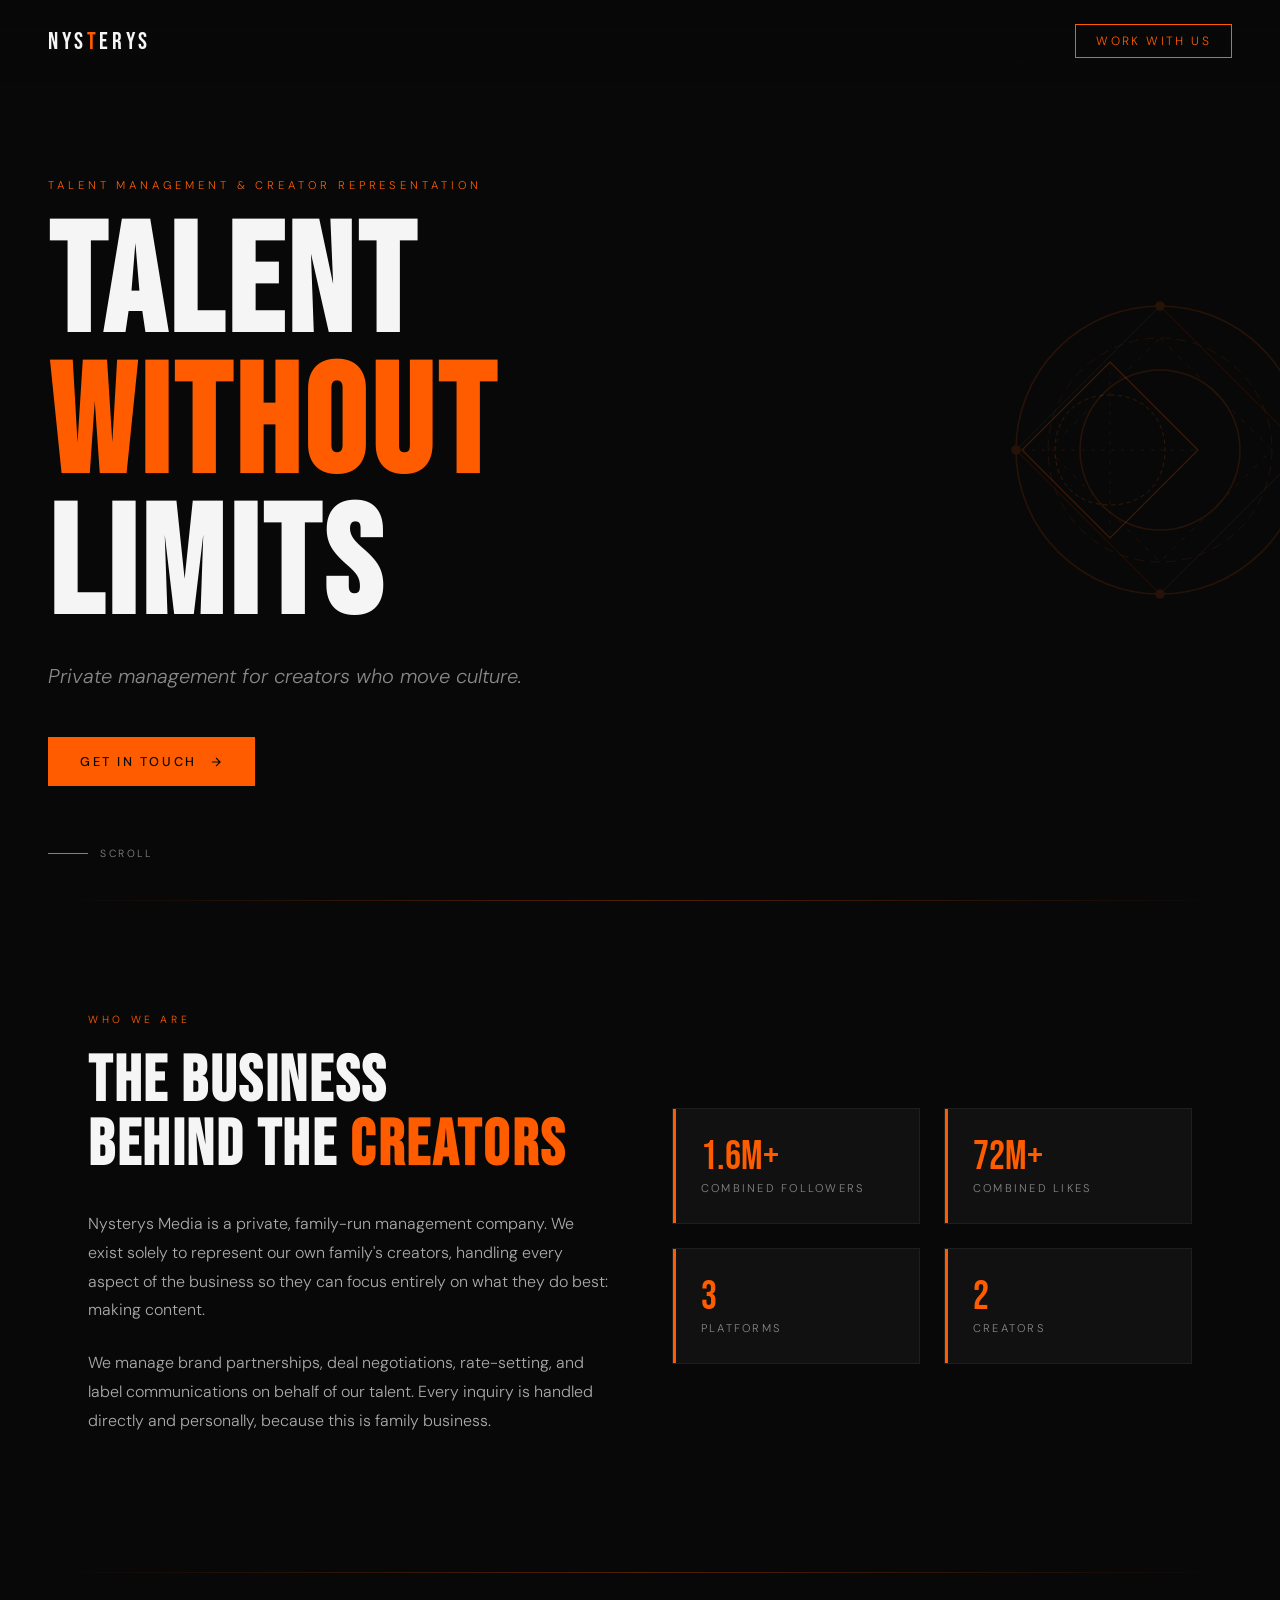
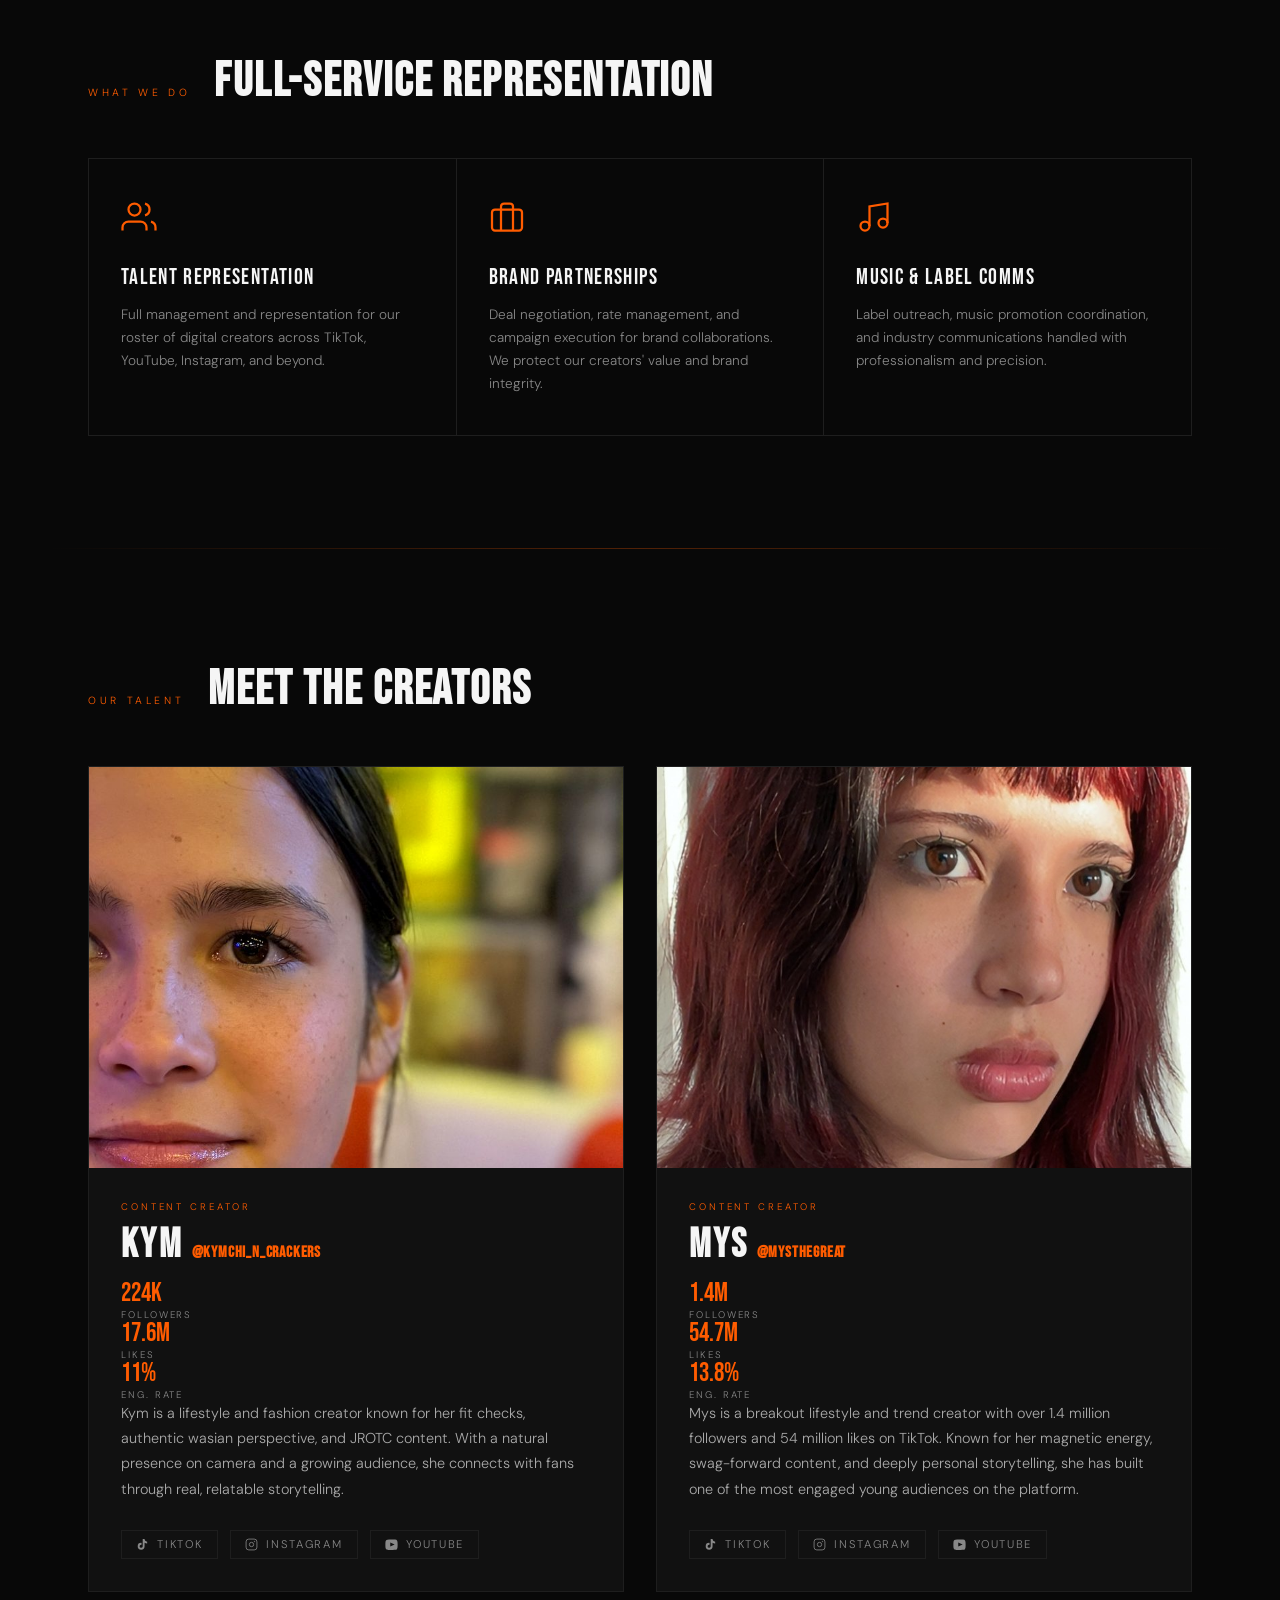
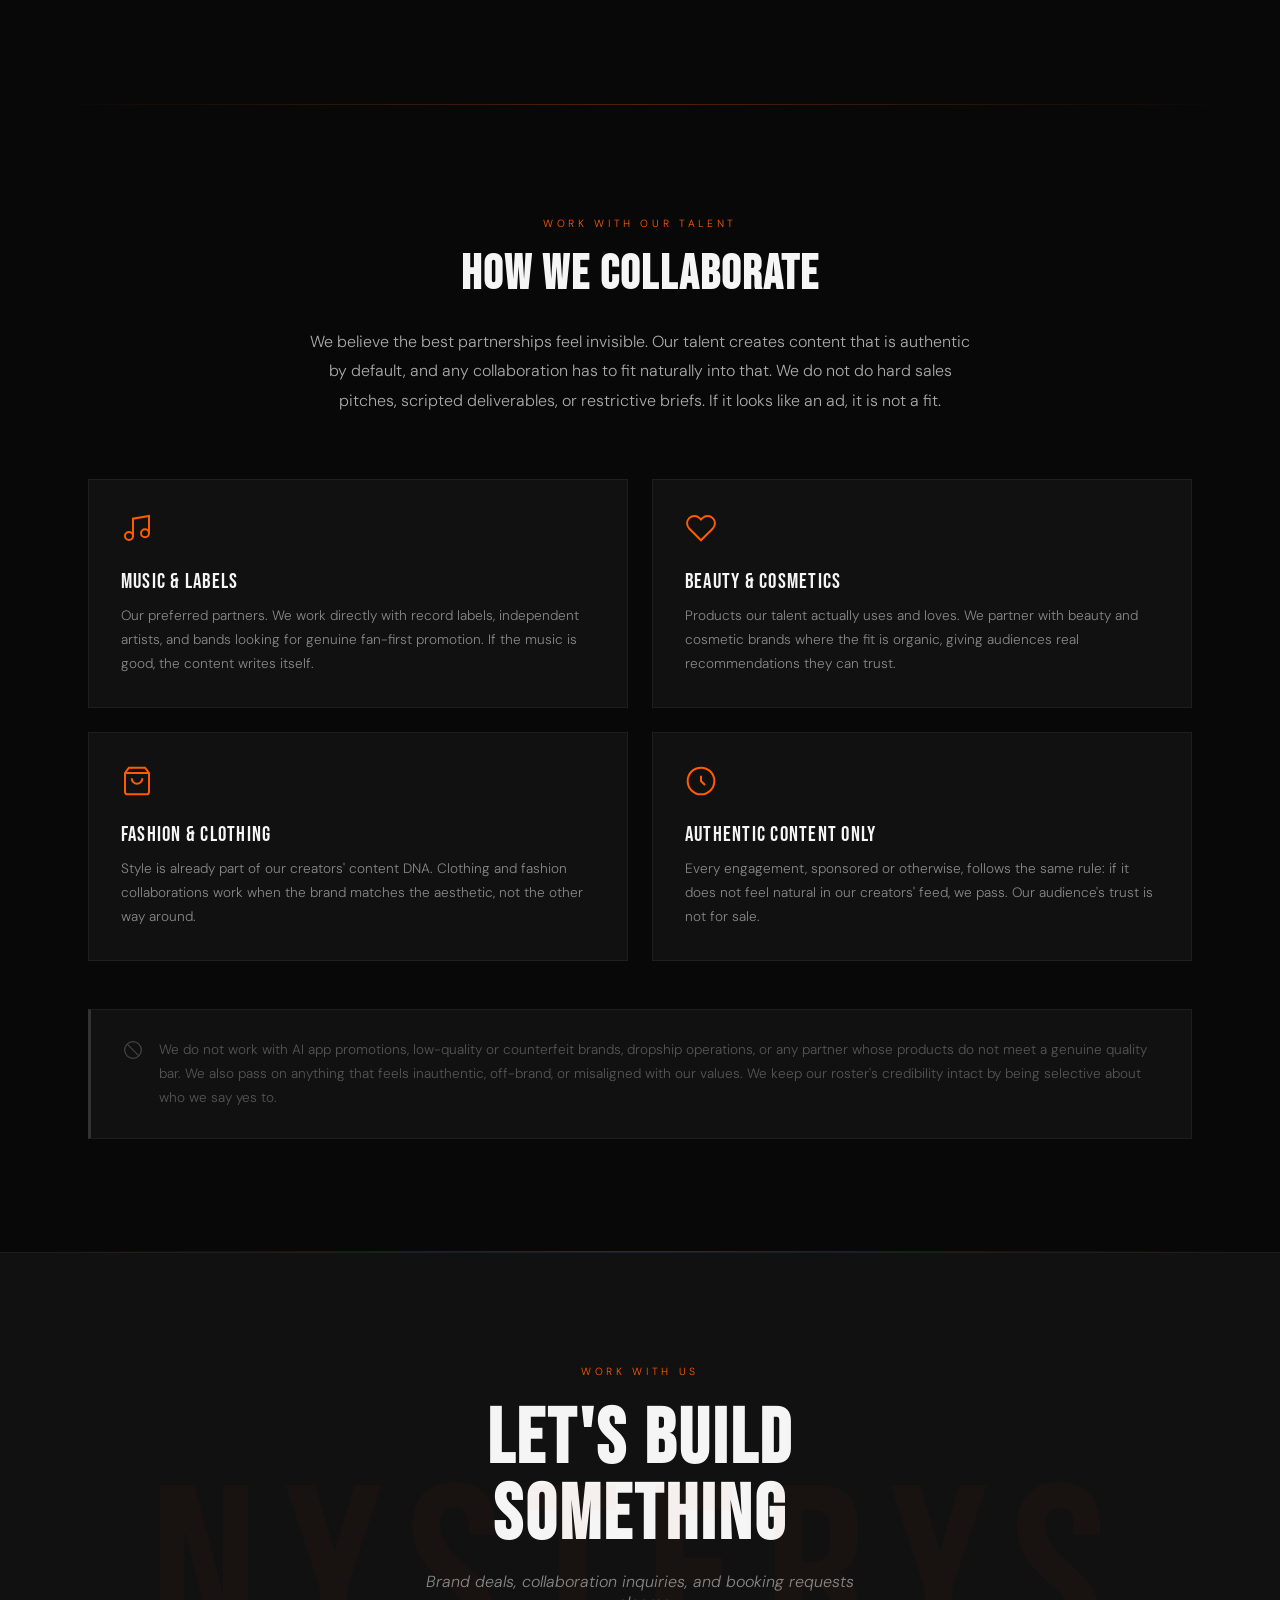
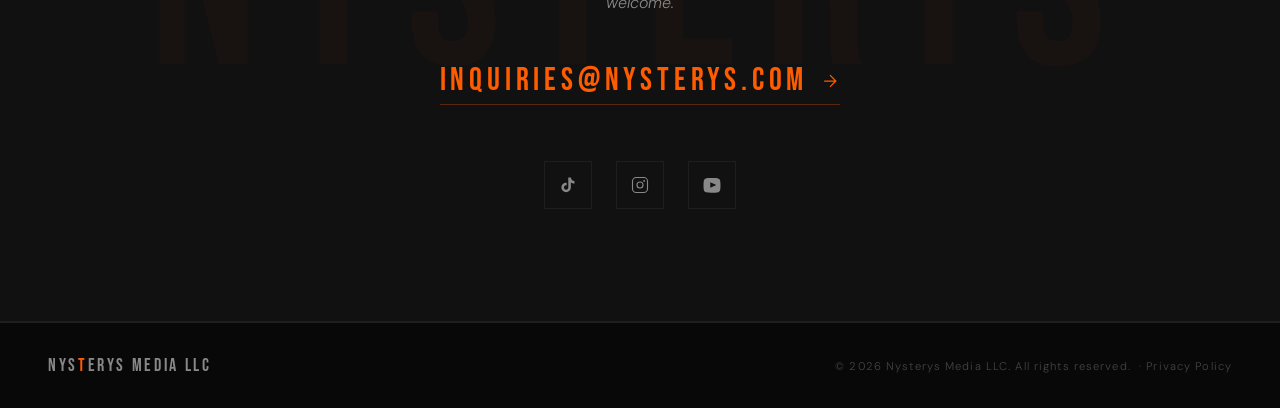
<file: index.html>
<!DOCTYPE html>
<html lang="en">
 <head>
  <meta charset="utf-8"/>
  <meta content="width=device-width, initial-scale=1.0" name="viewport"/>
  <title>
   Nysterys Media
  </title>
  <link href="//fonts.googleapis.com" rel="dns-prefetch"/>
  <link crossorigin="" href="https://fonts.googleapis.com" rel="preconnect"/>
  <meta content="#080808" name="theme-color"/>
  <meta content="Nysterys Media is a private talent management company representing an exclusive roster of family creators across TikTok, YouTube, and Instagram." name="description"/>
  <meta content="Nysterys Media" property="og:title"/>
  <meta content="Private talent management representing 1.6M+ followers across TikTok, YouTube, and Instagram." property="og:description"/>
  <meta content="https://nysterys.com/kym.jpg" property="og:image"/>
  <meta content="https://nysterys.com" property="og:url"/>
  <meta content="website" property="og:type"/>
  <meta content="summary_large_image" name="twitter:card"/>
  <meta content="Nysterys Media" name="twitter:title"/>
  <meta content="Private talent management representing 1.6M+ followers across TikTok, YouTube, and Instagram." name="twitter:description"/>
  <meta content="https://nysterys.com/kym.jpg" name="twitter:image"/>
  <link href="https://fonts.googleapis.com/css2?family=Bebas+Neue&amp;family=DM+Sans:ital,wght@0,300;0,400;0,500;1,300&amp;display=swap" rel="stylesheet"/>

  <script type="application/ld+json">
  {
    "@context": "https://schema.org",
    "@graph": [
      {
        "@type": "Organization",
        "@id": "https://nysterys.com/#organization",
        "name": "Nysterys Media LLC",
        "url": "https://nysterys.com",
        "logo": "https://nysterys.com/kym.jpg",
        "description": "Nysterys Media is a private talent management company representing an exclusive roster of family creators across TikTok, YouTube, and Instagram.",
        "email": "inquiries@nysterys.com",
        "sameAs": [
          "https://www.tiktok.com/@Nysterys",
          "https://www.instagram.com/nysterys/",
          "https://www.youtube.com/@Nysterys"
        ]
      },
      {
        "@type": "Person",
        "@id": "https://nysterys.com/#kym",
        "name": "Kym",
        "jobTitle": "Content Creator",
        "description": "Lifestyle and fashion creator known for fit checks, authentic wasian perspective, and JROTC content.",
        "affiliation": { "@id": "https://nysterys.com/#organization" },
        "sameAs": [
          "https://www.tiktok.com/@kymchi_n_crackers",
          "https://www.instagram.com/glittery.unicorn.farts/",
          "https://www.youtube.com/@ShimmieKymmie"
        ]
      },
      {
        "@type": "Person",
        "@id": "https://nysterys.com/#mys",
        "name": "Mys",
        "jobTitle": "Content Creator",
        "description": "Breakout lifestyle and trend creator with over 1.4 million followers and 54 million likes on TikTok.",
        "affiliation": { "@id": "https://nysterys.com/#organization" },
        "sameAs": [
          "https://www.tiktok.com/@mysthegreat",
          "https://www.instagram.com/therealmysthegreat/",
          "https://www.youtube.com/@Mys-The-Great"
        ]
      }
    ]
  }
  </script>
  <style>
   *,
*::before,
*::after {
  box-sizing: border-box;
  margin: 0;
  padding: 0
}

:root {
  --black: #080808;
  --surface: #111;
  --border: #1e1e1e;
  --orange: #ff5c00;
  --orange2: #ff8c42;
  --white: #f5f5f5;
  --muted: #888
}

html {
  scroll-behavior: smooth
}

body {
  background: var(--black);
  color: var(--white);
  font-family: 'DM Sans', sans-serif;
  font-weight: 300;
  overflow-x: hidden
}

body::before {
  content: '';
  position: fixed;
  inset: 0;
  background-image: url("data:image/svg+xml,%3CsvgviewBox='00256256'xmlns='http://www.w3.org/2000/svg'%3E%3Cfilterid='n'%3E%3CfeTurbulencetype='fractalNoise'baseFrequency='.9'numOctaves='4'stitchTiles='stitch'/%3E%3C/filter%3E%3Crectwidth='100%25'height='100%25'filter='url(%23n)'opacity='.04'/%3E%3C/svg%3E");
  pointer-events: none;
  z-index: 1000;
  opacity: .35
}

nav {
  position: fixed;
  top: 0;
  left: 0;
  right: 0;
  display: flex;
  align-items: center;
  justify-content: space-between;
  padding: 1.5rem 3rem;
  z-index: 100;
  background: linear-gradient(to bottom, rgba(8, 8, 8, .95), transparent)
}

.nav-logo {
  font-family: 'Bebas Neue', sans-serif;
  font-size: 1.5rem;
  letter-spacing: .15em;
  color: var(--white);
  text-decoration: none
}

.nav-logo span {
  color: var(--orange)
}

.nav-cta {
  font-size: .75rem;
  letter-spacing: .2em;
  text-transform: uppercase;
  color: var(--orange);
  text-decoration: none;
  border: 1px solid var(--orange);
  padding: .5rem 1.25rem;
  transition: background .2s, color .2s
}

.nav-cta:hover {
  background: var(--orange);
  color: var(--black)
}

.hero {
  min-height: 100vh;
  display: flex;
  flex-direction: column;
  justify-content: center;
  align-items: flex-start;
  padding: 8rem 3rem 4rem;
  position: relative;
  overflow: hidden
}

.logo-mark {
  width: 320px;
  height: 320px;
  position: absolute;
  right: -40px;
  top: 50%;
  transform: translateY(-50%);
  opacity: .12;
  animation: spin 40s linear infinite
}

.logo-mark-inner {
  width: 220px;
  height: 220px;
  position: absolute;
  right: 60px;
  top: 50%;
  transform: translateY(-50%);
  opacity: .22;
  animation: spin 25s linear infinite reverse
}

@keyframes spin {
  to {
    transform: translateY(-50%) rotate(360deg)
  }
}

.hero-eyebrow {
  font-size: .7rem;
  letter-spacing: .35em;
  text-transform: uppercase;
  color: var(--orange);
  margin-bottom: 1.5rem;
  opacity: 0;
  animation: fadeUp .8s .2s forwards
}

.hero-title {
  font-family: 'Bebas Neue', sans-serif;
  font-size: clamp(4.5rem, 12vw, 10rem);
  line-height: .92;
  letter-spacing: .03em;
  margin-bottom: 1.5rem;
  opacity: 0;
  animation: fadeUp .8s .4s forwards
}

.hero-title .accent {
  color: var(--orange)
}

.hero-tagline {
  font-size: clamp(1rem, 2vw, 1.25rem);
  font-weight: 300;
  font-style: italic;
  color: var(--muted);
  margin-bottom: 3rem;
  max-width: 480px;
  opacity: 0;
  animation: fadeUp .8s .6s forwards
}

.hero-cta {
  display: inline-flex;
  align-items: center;
  gap: .75rem;
  background: var(--orange);
  color: var(--black);
  font-size: .8rem;
  font-weight: 500;
  letter-spacing: .2em;
  text-transform: uppercase;
  text-decoration: none;
  padding: 1rem 2rem;
  opacity: 0;
  animation: fadeUp .8s .8s forwards;
  transition: background .2s, gap .2s
}

.hero-cta:hover {
  background: var(--orange2);
  gap: 1.25rem
}

.hero-cta svg {
  width: 14px;
  height: 14px
}

.hero-scroll {
  position: absolute;
  bottom: 2.5rem;
  left: 3rem;
  display: flex;
  align-items: center;
  gap: .75rem;
  font-size: .65rem;
  letter-spacing: .25em;
  text-transform: uppercase;
  color: var(--muted);
  opacity: 0;
  animation: fadeUp .8s 1.2s forwards
}

.scroll-line {
  width: 40px;
  height: 1px;
  background: var(--orange);
  animation: scrollPulse 2s infinite
}

@keyframes scrollPulse {

  0%,
  100% {
    width: 40px
  }

  50% {
    width: 60px
  }
}

@keyframes fadeUp {
  from {
    opacity: 0;
    transform: translateY(24px)
  }

  to {
    opacity: 1;
    transform: translateY(0)
  }
}

.divider {
  height: 1px;
  background: linear-gradient(to right, transparent, var(--orange), transparent);
  margin: 0 3rem;
  opacity: .3
}

.about {
  padding: 7rem 3rem;
  display: grid;
  grid-template-columns: 1fr 1fr;
  gap: 4rem;
  align-items: center;
  max-width: 1200px;
  margin: 0 auto
}

.about-label {
  font-size: .65rem;
  letter-spacing: .35em;
  text-transform: uppercase;
  color: var(--orange);
  margin-bottom: 1.5rem
}

.about-heading {
  font-family: 'Bebas Neue', sans-serif;
  font-size: clamp(2.5rem, 5vw, 4rem);
  line-height: 1;
  letter-spacing: .04em;
  margin-bottom: 2rem
}

.about-heading span {
  color: var(--orange)
}

.about-body {
  font-size: 1rem;
  line-height: 1.8;
  color: #aaa;
  margin-bottom: 1.5rem
}

.about-stats {
  display: grid;
  grid-template-columns: 1fr 1fr;
  gap: 1.5rem
}

.stat {
  background: var(--surface);
  border: 1px solid var(--border);
  padding: 1.75rem;
  position: relative;
  overflow: hidden
}

.stat::before {
  content: '';
  position: absolute;
  top: 0;
  left: 0;
  width: 3px;
  height: 100%;
  background: var(--orange)
}

.stat-number {
  font-family: 'Bebas Neue', sans-serif;
  font-size: 2.5rem;
  color: var(--orange);
  line-height: 1;
  margin-bottom: .25rem
}

.stat-label {
  font-size: .7rem;
  letter-spacing: .2em;
  text-transform: uppercase;
  color: var(--muted)
}

.services {
  padding: 5rem 3rem 7rem;
  max-width: 1200px;
  margin: 0 auto
}

.section-header {
  display: flex;
  align-items: baseline;
  gap: 1.5rem;
  margin-bottom: 3rem
}

.section-label {
  font-size: .65rem;
  letter-spacing: .35em;
  text-transform: uppercase;
  color: var(--orange)
}

.section-title {
  font-family: 'Bebas Neue', sans-serif;
  font-size: clamp(2rem, 4vw, 3rem);
  letter-spacing: .04em
}

.services-grid {
  display: grid;
  grid-template-columns: repeat(3, 1fr);
  gap: 1px;
  background: var(--border);
  border: 1px solid var(--border)
}

.service-card {
  background: var(--black);
  padding: 2.5rem 2rem;
  transition: background .3s;
  position: relative;
  overflow: hidden
}

.service-card::after {
  content: '';
  position: absolute;
  bottom: 0;
  left: 0;
  right: 0;
  height: 2px;
  background: var(--orange);
  transform: scaleX(0);
  transition: transform .3s;
  transform-origin: left
}

.service-card:hover {
  background: var(--surface)
}

.service-card:hover::after {
  transform: scaleX(1)
}

.service-icon {
  width: 36px;
  height: 36px;
  margin-bottom: 1.5rem;
  color: var(--orange)
}

.service-name {
  font-family: 'Bebas Neue', sans-serif;
  font-size: 1.4rem;
  letter-spacing: .06em;
  margin-bottom: .75rem
}

.service-desc {
  font-size: .85rem;
  line-height: 1.7;
  color: var(--muted)
}

.contact {
  background: var(--surface);
  border-top: 1px solid var(--border);
  border-bottom: 1px solid var(--border);
  padding: 7rem 3rem;
  text-align: center;
  position: relative;
  overflow: hidden
}

.contact::before {
  content: 'NYSTERYS';
  position: absolute;
  font-family: 'Bebas Neue', sans-serif;
  font-size: 20vw;
  color: rgba(255, 92, 0, .03);
  top: 50%;
  left: 50%;
  transform: translate(-50%, -50%);
  pointer-events: none;
  white-space: nowrap;
  letter-spacing: .1em
}

.contact-label {
  font-size: .65rem;
  letter-spacing: .35em;
  text-transform: uppercase;
  color: var(--orange);
  margin-bottom: 1.5rem
}

.contact-heading {
  font-family: 'Bebas Neue', sans-serif;
  font-size: clamp(2.5rem, 6vw, 5rem);
  letter-spacing: .04em;
  line-height: 1;
  margin-bottom: 1rem
}

.contact-sub {
  font-size: 1rem;
  color: var(--muted);
  font-style: italic;
  margin-bottom: 3rem;
  max-width: 440px;
  margin-left: auto;
  margin-right: auto
}

.contact-email {
  display: inline-flex;
  align-items: center;
  gap: .75rem;
  font-family: 'Bebas Neue', sans-serif;
  font-size: clamp(1.2rem, 3vw, 2rem);
  letter-spacing: .15em;
  color: var(--orange);
  text-decoration: none;
  border-bottom: 1px solid rgba(255, 92, 0, .3);
  padding-bottom: .25rem;
  transition: border-color .2s, gap .2s;
  margin-bottom: 3.5rem
}

.contact-email:hover {
  border-color: var(--orange);
  gap: 1.25rem
}

.social-links {
  display: flex;
  justify-content: center;
  gap: 1.5rem
}

.social-link {
  display: flex;
  align-items: center;
  justify-content: center;
  width: 48px;
  height: 48px;
  border: 1px solid var(--border);
  color: var(--muted);
  text-decoration: none;
  transition: border-color .2s, color .2s, background .2s
}

.social-link:hover {
  border-color: var(--orange);
  color: var(--orange);
  background: rgba(255, 92, 0, .06)
}

.social-link svg {
  width: 18px;
  height: 18px
}

footer {
  padding: 2rem 3rem;
  display: flex;
  align-items: center;
  justify-content: space-between;
  border-top: 1px solid var(--border)
}

.footer-logo {
  font-family: 'Bebas Neue', sans-serif;
  font-size: 1.1rem;
  letter-spacing: .15em;
  color: var(--muted)
}

.footer-logo span {
  color: var(--orange)
}

.footer-copy {
  font-size: .7rem;
  letter-spacing: .1em;
  color: #444
}

.roster {
  padding: 7rem 3rem;
  max-width: 1200px;
  margin: 0 auto
}

.roster-grid {
  display: grid;
  grid-template-columns: 1fr 1fr;
  gap: 2rem;
  margin-top: 3rem
}

.talent-card {
  background: var(--surface);
  border: 1px solid var(--border);
  overflow: hidden;
  position: relative;
  transition: border-color .3s;
  cursor: pointer
}

.talent-card:hover {
  border-color: var(--orange)
}

.talent-card::before {
  content: '';
  position: absolute;
  top: 0;
  left: 0;
  right: 0;
  height: 3px;
  background: linear-gradient(to right, var(--orange), var(--orange2));
  transform: scaleX(0);
  transform-origin: left;
  transition: transform .4s ease;
  z-index: 2
}

.talent-card:hover::before {
  transform: scaleX(1)
}

.talent-photo {
  width: 100%;
  aspect-ratio: 4/3;
  background: #161616;
  position: relative;
  overflow: hidden;
  display: flex;
  align-items: center;
  justify-content: center
}

.talent-photo img {
  width: 100%;
  height: 100%;
  object-fit: cover;
  display: block;
  transition: transform .5s ease
}

.talent-card:hover .talent-photo img {
  transform: scale(1.04)
}

.talent-placeholder {
  width: 100%;
  height: 100%;
  display: flex;
  align-items: center;
  justify-content: center;
  background: linear-gradient(135deg, #141414 0, #1a1a1a 100%);
  position: relative;
  overflow: hidden
}

.talent-placeholder::after {
  content: '';
  position: absolute;
  inset: 0;
  background: radial-gradient(ellipse at 50% 0, rgba(255, 92, 0, .08) 0, transparent 70%)
}

.placeholder-initial {
  font-family: 'Bebas Neue', sans-serif;
  font-size: 8rem;
  color: rgba(255, 92, 0, .15);
  letter-spacing: .05em;
  position: relative;
  z-index: 1;
  user-select: none
}

.placeholder-ring {
  position: absolute;
  border: 1px solid rgba(255, 92, 0, .1);
  border-radius: 50%
}

.placeholder-ring:nth-child(1) {
  width: 200px;
  height: 200px
}

.placeholder-ring:nth-child(2) {
  width: 280px;
  height: 280px;
  border-style: dashed
}

.placeholder-ring:nth-child(3) {
  width: 360px;
  height: 360px
}

.talent-body {
  padding: 2rem
}

.talent-tag {
  font-size: .6rem;
  letter-spacing: .3em;
  text-transform: uppercase;
  color: var(--orange);
  margin-bottom: .75rem
}

.talent-name {
  font-family: 'Bebas Neue', sans-serif;
  font-size: 2.5rem;
  letter-spacing: .06em;
  line-height: 1;
  margin-bottom: 1rem
}

.talent-bio {
  font-size: .9rem;
  line-height: 1.75;
  color: #aaa;
  margin-bottom: 1.75rem
}

.talent-socials {
  display: flex;
  gap: .75rem
}

.talent-social {
  display: inline-flex;
  align-items: center;
  gap: .5rem;
  font-size: .7rem;
  letter-spacing: .15em;
  text-transform: uppercase;
  color: var(--muted);
  text-decoration: none;
  border: 1px solid var(--border);
  padding: .4rem .9rem;
  transition: border-color .2s, color .2s
}

.talent-social:hover {
  border-color: var(--orange);
  color: var(--orange)
}

.talent-social svg {
  width: 13px;
  height: 13px
}

@media(max-width:768px) {
  nav {
    padding: 1.25rem 1.5rem
  }

  .hero {
    padding: 7rem 1.5rem 4rem
  }

  .logo-mark,
  .logo-mark-inner {
    display: none
  }

  .about {
    grid-template-columns: 1fr;
    padding: 4rem 1.5rem
  }

  .services {
    padding: 3rem 1.5rem 5rem
  }

  .services-grid {
    grid-template-columns: 1fr
  }

  .roster {
    padding: 4rem 1.5rem
  }

  .roster-grid {
    grid-template-columns: 1fr
  }

  .contact {
    padding: 5rem 1.5rem
  }

  footer {
    flex-direction: column;
    gap: 1rem;
    text-align: center;
    padding: 1.5rem
  }

  .hero-scroll {
    left: 1.5rem
  }

  .divider {
    margin: 0 1.5rem
  }
}

    .footer-copy a {
      color: #444444;
      text-decoration: none;
      transition: color 0.2s;
    }

    .footer-copy a:hover {
      color: var(--orange);
    }

    .talent-handle {
      font-size: 0.4em;
      color: var(--orange);
      letter-spacing: 0.05em;
    }

.talent-stat {
  display: flex;
  flex-direction: column
}

.stat-val {
  font-family: 'Bebas Neue', sans-serif;
  font-size: 1.6rem;
  color: var(--orange);
  line-height: 1
}

.stat-lbl {
  font-size: .6rem;
  letter-spacing: .2em;
  text-transform: uppercase;
  color: var(--muted);
  margin-top: .1rem
}

.partner {
  padding: 7rem 3rem;
  max-width: 1200px;
  margin: 0 auto
}

.partner-intro {
  max-width: 680px;
  margin: 0 auto 4rem;
  text-align: center
}

.partner-intro .section-label {
  display: block;
  margin-bottom: 1rem
}

.partner-intro .section-title {
  margin-bottom: 1.5rem
}

.partner-intro p {
  font-size: 1rem;
  line-height: 1.85;
  color: #aaa
}

.partner-grid {
  display: grid;
  grid-template-columns: 1fr 1fr;
  gap: 1.5rem;
  margin-bottom: 3rem
}

.partner-card {
  background: var(--surface);
  border: 1px solid var(--border);
  padding: 2rem;
  position: relative;
  overflow: hidden;
  transition: border-color .3s
}

.partner-card::before {
  content: '';
  position: absolute;
  top: 0;
  left: 0;
  width: 3px;
  height: 100%;
  background: var(--orange);
  transform: scaleY(0);
  transition: transform .3s;
  transform-origin: top
}

.partner-card:hover {
  border-color: var(--orange)
}

.partner-card:hover::before {
  transform: scaleY(1)
}

.partner-card-icon {
  width: 32px;
  height: 32px;
  color: var(--orange);
  margin-bottom: 1.25rem
}

.partner-card-title {
  font-family: 'Bebas Neue', sans-serif;
  font-size: 1.3rem;
  letter-spacing: .06em;
  margin-bottom: .6rem
}

.partner-card-text {
  font-size: .85rem;
  line-height: 1.75;
  color: var(--muted)
}

.partner-nope {
  background: var(--surface);
  border: 1px solid var(--border);
  border-left: 3px solid #333;
  padding: 1.75rem 2rem;
  display: flex;
  align-items: flex-start;
  gap: 1rem
}

.partner-nope-icon {
  flex-shrink: 0;
  margin-top: .1rem;
  color: #444
}

.partner-nope-text {
  font-size: .85rem;
  line-height: 1.75;
  color: #555
}

@media(max-width:768px) {
  .partner {
    padding: 4rem 1.5rem
  }

  .partner-grid {
    grid-template-columns: 1fr
  }
}
  </style>
 </head>
 <body>
  <nav>
   <a class="nav-logo" href="#">
    NYS<span>T</span>ERYS
   </a>
   <a class="nav-cta" href="#contact">
    Work With Us
   </a>
  </nav>
  <section class="hero">
   <svg class="logo-mark" fill="none" viewBox="0 0 200 200" xmlns="http://www.w3.org/2000/svg">
    <circle cx="100" cy="100" r="90" stroke="#FF5C00" stroke-width="1">
    </circle>
    <circle cx="100" cy="100" r="70" stroke="#FF5C00" stroke-dasharray="6 4" stroke-width=".5">
    </circle>
    <circle cx="100" cy="100" r="50" stroke="#FF5C00" stroke-width="1">
    </circle>
    <path d="M100 10 L190 100 L100 190 L10 100 Z" stroke="#FF5C00" stroke-width=".5">
    </path>
    <path d="M100 30 L170 100 L100 170 L30 100 Z" stroke="#FF5C00" stroke-dasharray="3 5" stroke-width=".5">
    </path>
    <circle cx="100" cy="10" fill="#FF5C00" r="3">
    </circle>
    <circle cx="190" cy="100" fill="#FF5C00" r="3">
    </circle>
    <circle cx="100" cy="190" fill="#FF5C00" r="3">
    </circle>
    <circle cx="10" cy="100" fill="#FF5C00" r="3">
    </circle>
   </svg>
   <svg class="logo-mark-inner" fill="none" viewBox="0 0 200 200" xmlns="http://www.w3.org/2000/svg">
    <path d="M100 20 L180 100 L100 180 L20 100 Z" stroke="#FF5C00" stroke-width="1">
    </path>
    <path d="M100 50 C130 50 150 70 150 100 C150 130 130 150 100 150 C70 150 50 130 50 100 C50 70 70 50 100 50Z" stroke="#FF5C00" stroke-dasharray="4 3" stroke-width=".75">
    </path>
    <line stroke="#FF5C00" stroke-dasharray="3 6" stroke-width=".4" x1="100" x2="100" y1="20" y2="180">
    </line>
    <line stroke="#FF5C00" stroke-dasharray="3 6" stroke-width=".4" x1="20" x2="180" y1="100" y2="100">
    </line>
   </svg>
   <p class="hero-eyebrow">
    Talent Management &amp; Creator Representation
   </p>
   <h1 class="hero-title">
    Talent
    <br/>
    <span class="accent">Without</span>
    <br/>
    Limits
   </h1>
   <p class="hero-tagline">
    Private management for creators who move culture.
   </p>
   <a class="hero-cta" href="#contact">
    Get in Touch
    <svg fill="none" stroke="currentColor" stroke-width="2" viewBox="0 0 24 24">
     <path d="M5 12h14M12 5l7 7-7 7">
     </path>
    </svg>
   </a>
   <div class="hero-scroll">
    <span class="scroll-line">
    </span>
    Scroll
   </div>
  </section>
  <div class="divider">
  </div>
  <section class="about" id="about">
   <div>
    <p class="about-label">
     Who We Are
    </p>
    <h2 class="about-heading">
     The Business
     <br/>
     Behind the
     <span>
      Creators
     </span>
    </h2>
    <p class="about-body">
     Nysterys Media is a private, family-run management company. We exist solely to represent our own family's creators, handling every aspect of the business so they can focus entirely on what they do best: making content.
    </p>
    <p class="about-body">
     We manage brand partnerships, deal negotiations, rate-setting, and label communications on behalf of our talent. Every inquiry is handled directly and personally, because this is family business.
    </p>
   </div>
   <div class="about-stats">
    <div class="stat">
     <div class="stat-number" id="about-stat-val-0">
     </div>
     <div class="stat-label" id="about-stat-lbl-0">
     </div>
    </div>
    <div class="stat">
     <div class="stat-number" id="about-stat-val-1">
     </div>
     <div class="stat-label" id="about-stat-lbl-1">
     </div>
    </div>
    <div class="stat">
     <div class="stat-number" id="about-stat-val-2">
     </div>
     <div class="stat-label" id="about-stat-lbl-2">
     </div>
    </div>
    <div class="stat">
     <div class="stat-number" id="about-stat-val-3">
     </div>
     <div class="stat-label" id="about-stat-lbl-3">
     </div>
    </div>
   </div>
  </section>
  <div class="divider">
  </div>
  <section class="services" id="services">
   <div class="section-header">
    <span class="section-label">
     What We Do
    </span>
    <h2 class="section-title">
     Full-Service Representation
    </h2>
   </div>
   <div class="services-grid">
    <div class="service-card">
     <svg class="service-icon" fill="none" stroke="currentColor" stroke-width="1.5" viewBox="0 0 24 24">
      <path d="M17 21v-2a4 4 0 0 0-4-4H5a4 4 0 0 0-4 4v2">
      </path>
      <circle cx="9" cy="7" r="4">
      </circle>
      <path d="M23 21v-2a4 4 0 0 0-3-3.87M16 3.13a4 4 0 0 1 0 7.75">
      </path>
     </svg>
     <div class="service-name">
      Talent Representation
     </div>
     <p class="service-desc">
      Full management and representation for our roster of digital creators across TikTok, YouTube, Instagram, and beyond.
     </p>
    </div>
    <div class="service-card">
     <svg class="service-icon" fill="none" stroke="currentColor" stroke-width="1.5" viewBox="0 0 24 24">
      <rect height="14" rx="2" width="20" x="2" y="7">
      </rect>
      <path d="M16 21V5a2 2 0 0 0-2-2h-4a2 2 0 0 0-2 2v16">
      </path>
     </svg>
     <div class="service-name">
      Brand Partnerships
     </div>
     <p class="service-desc">
      Deal negotiation, rate management, and campaign execution for brand collaborations. We protect our creators' value and brand integrity.
     </p>
    </div>
    <div class="service-card">
     <svg class="service-icon" fill="none" stroke="currentColor" stroke-width="1.5" viewBox="0 0 24 24">
      <path d="M9 18V5l12-2v13">
      </path>
      <circle cx="6" cy="18" r="3">
      </circle>
      <circle cx="18" cy="16" r="3">
      </circle>
     </svg>
     <div class="service-name">
      Music &amp; Label Comms
     </div>
     <p class="service-desc">
      Label outreach, music promotion coordination, and industry communications handled with professionalism and precision.
     </p>
    </div>
   </div>
  </section>
  <div class="divider">
  </div>
  <section class="roster" id="roster">
   <div class="section-header">
    <span class="section-label">
     Our Talent
    </span>
    <h2 class="section-title">
     Meet the Creators
    </h2>
   </div>
   <div class="roster-grid" id="roster-grid">
   </div>
  </section>
  <div class="divider">
  </div>
  <section class="partner" id="partner">
   <div class="partner-intro">
    <span class="section-label">
     Work With Our Talent
    </span>
    <h2 class="section-title">
     How We Collaborate
    </h2>
    <p>
     We believe the best partnerships feel invisible. Our talent creates content that is authentic by default, and any collaboration has to fit naturally into that. We do not do hard sales pitches, scripted deliverables, or restrictive briefs. If it looks like an ad, it is not a fit.
    </p>
   </div>
   <div class="partner-grid">
    <div class="partner-card">
     <svg class="partner-card-icon" fill="none" stroke="currentColor" stroke-width="1.5" viewBox="0 0 24 24">
      <path d="M9 18V5l12-2v13">
      </path>
      <circle cx="6" cy="18" r="3">
      </circle>
      <circle cx="18" cy="16" r="3">
      </circle>
     </svg>
     <div class="partner-card-title">
      Music &amp; Labels
     </div>
     <p class="partner-card-text">
      Our preferred partners. We work directly with record labels, independent artists, and bands looking for genuine fan-first promotion. If the music is good, the content writes itself.
     </p>
    </div>
    <div class="partner-card">
     <svg class="partner-card-icon" fill="none" stroke="currentColor" stroke-width="1.5" viewBox="0 0 24 24">
      <path d="M20.84 4.61a5.5 5.5 0 0 0-7.78 0L12 5.67l-1.06-1.06a5.5 5.5 0 0 0-7.78 7.78l1.06 1.06L12 21.23l7.78-7.78 1.06-1.06a5.5 5.5 0 0 0 0-7.78z">
      </path>
     </svg>
     <div class="partner-card-title">
      Beauty &amp; Cosmetics
     </div>
     <p class="partner-card-text">
      Products our talent actually uses and loves. We partner with beauty and cosmetic brands where the fit is organic, giving audiences real recommendations they can trust.
     </p>
    </div>
    <div class="partner-card">
     <svg class="partner-card-icon" fill="none" stroke="currentColor" stroke-width="1.5" viewBox="0 0 24 24">
      <path d="M6 2L3 6v14a2 2 0 0 0 2 2h14a2 2 0 0 0 2-2V6l-3-4z">
      </path>
      <line x1="3" x2="21" y1="6" y2="6">
      </line>
      <path d="M16 10a4 4 0 0 1-8 0">
      </path>
     </svg>
     <div class="partner-card-title">
      Fashion &amp; Clothing
     </div>
     <p class="partner-card-text">
      Style is already part of our creators' content DNA. Clothing and fashion collaborations work when the brand matches the aesthetic, not the other way around.
     </p>
    </div>
    <div class="partner-card">
     <svg class="partner-card-icon" fill="none" stroke="currentColor" stroke-width="1.5" viewBox="0 0 24 24">
      <circle cx="12" cy="12" r="10">
      </circle>
      <path d="M12 8v4l3 3">
      </path>
     </svg>
     <div class="partner-card-title">
      Authentic Content Only
     </div>
     <p class="partner-card-text">
      Every engagement, sponsored or otherwise, follows the same rule: if it does not feel natural in our creators' feed, we pass. Our audience's trust is not for sale.
     </p>
    </div>
   </div>
   <div class="partner-nope">
    <svg class="partner-nope-icon" fill="none" height="20" stroke="currentColor" stroke-width="1.5" viewBox="0 0 24 24" width="20">
     <circle cx="12" cy="12" r="10">
     </circle>
     <line x1="4.93" x2="19.07" y1="4.93" y2="19.07">
     </line>
    </svg>
    <p class="partner-nope-text">
     We do not work with AI app promotions, low-quality or counterfeit brands, dropship operations, or any partner whose products do not meet a genuine quality bar. We also pass on anything that feels inauthentic, off-brand, or misaligned with our values. We keep our roster's credibility intact by being selective about who we say yes to.
    </p>
   </div>
  </section>
  <div class="divider">
  </div>
  <section class="contact" id="contact">
   <p class="contact-label">
    Work With Us
   </p>
   <h2 class="contact-heading">
    Let's Build
    <br/>
    Something
   </h2>
   <p class="contact-sub">
    Brand deals, collaboration inquiries, and booking requests welcome.
   </p>
   <a class="contact-email" href="#" id="contact-email-link"></a>
   <div class="social-links">
    <a aria-label="TikTok" class="social-link" href="https://www.tiktok.com/@Nysterys" rel="noopener" target="_blank">
     <svg fill="currentColor" viewBox="0 0 24 24">
      <path d="M19.59 6.69a4.83 4.83 0 0 1-3.77-4.25V2h-3.45v13.67a2.89 2.89 0 0 1-2.88 2.5 2.89 2.89 0 0 1-2.89-2.89 2.89 2.89 0 0 1 2.89-2.89c.28 0 .54.04.79.1V9.01a6.27 6.27 0 0 0-.79-.05 6.34 6.34 0 0 0-6.34 6.34 6.34 6.34 0 0 0 6.34 6.34 6.34 6.34 0 0 0 6.33-6.34V8.69a8.18 8.18 0 0 0 4.78 1.52V6.75a4.85 4.85 0 0 1-1.01-.06z">
      </path>
     </svg>
    </a>
    <a aria-label="Instagram" class="social-link" href="https://www.instagram.com/nysterys/" rel="noopener" target="_blank">
     <svg fill="none" stroke="currentColor" stroke-width="1.5" viewBox="0 0 24 24">
      <rect height="20" rx="5" width="20" x="2" y="2">
      </rect>
      <circle cx="12" cy="12" r="4">
      </circle>
      <circle cx="17.5" cy="6.5" fill="currentColor" r=".5">
      </circle>
     </svg>
    </a>
    <a aria-label="YouTube" class="social-link" href="https://www.youtube.com/@Nysterys" rel="noopener" target="_blank">
     <svg fill="currentColor" viewBox="0 0 24 24">
      <path d="M23 7s-.3-2-1.2-2.8c-1.1-1.2-2.4-1.2-3-1.3C16.6 2.8 12 2.8 12 2.8s-4.6 0-6.8.2c-.6 0-1.9.1-3 1.3C1.3 5 1 7 1 7S.7 9.2.7 11.5v2.1C.7 16 1 18 1 18s.3 2 1.2 2.8c1.1 1.2 2.6 1.1 3.3 1.2C7.6 22.2 12 22.2 12 22.2s4.6 0 6.8-.3c.6-.1 1.9-.1 3-1.3.9-.8 1.2-2.8 1.2-2.8s.3-2.2.3-4.4v-2.1C23.3 9.2 23 7 23 7zM9.7 15.5V8.4l8.1 3.6-8.1 3.5z">
      </path>
     </svg>
    </a>
   </div>
  </section>
  <footer>
   <div class="footer-logo">
    NYS<span>T</span>ERYS MEDIA LLC
   </div>
   <div class="footer-copy">
    © 2026 Nysterys Media LLC. All rights reserved.  ·
    <a href="/privacy.html">Privacy Policy</a>
   </div>
  </footer>
  <script>
   // Fade-in on scroll
const observer = new IntersectionObserver(entries => {
  entries.forEach(e => {
    if (e.isIntersecting) {
      e.target.style.opacity = '1';
      e.target.style.transform = 'translateY(0)';
    }
  });
}, { threshold: 0.15, rootMargin: '0px 0px -50px 0px' });

document.querySelectorAll('.about, .services, .stat, .service-card, .partner-card, .partner-nope').forEach(el => {
  el.style.opacity = '0';
  el.style.transform = 'translateY(32px)';
  el.style.transition = 'opacity .7s ease, transform .7s ease';
  observer.observe(el);
});
  </script>
  <script>
   const ICONS = {
  tiktok: '<svg viewBox="0 0 24 24" fill="currentColor"><path d="M19.59 6.69a4.83 4.83 0 0 1-3.77-4.25V2h-3.45v13.67a2.89 2.89 0 0 1-2.88 2.5 2.89 2.89 0 0 1-2.89-2.89 2.89 2.89 0 0 1 2.89-2.89c.28 0 .54.04.79.1V9.01a6.27 6.27 0 0 0-.79-.05 6.34 6.34 0 0 0-6.34 6.34 6.34 6.34 0 0 0 6.34 6.34 6.34 6.34 0 0 0 6.33-6.34V8.69a8.18 8.18 0 0 0 4.78 1.52V6.75a4.85 4.85 0 0 1-1.01-.06z"/></svg>',
  instagram: '<svg viewBox="0 0 24 24" fill="none" stroke="currentColor" stroke-width="1.5"><rect x="2" y="2" width="20" height="20" rx="5"/><circle cx="12" cy="12" r="4"/><circle cx="17.5" cy="6.5" r=".5" fill="currentColor"/></svg>',
  youtube: '<svg viewBox="0 0 24 24" fill="currentColor"><path d="M23 7s-.3-2-1.2-2.8c-1.1-1.2-2.4-1.2-3-1.3C16.6 2.8 12 2.8 12 2.8s-4.6 0-6.8.2c-.6 0-1.9.1-3 1.3C1.3 5 1 7 1 7S.7 9.2.7 11.5v2.1C.7 16 1 18 1 18s.3 2 1.2 2.8c1.1 1.2 2.6 1.1 3.3 1.2C7.6 22.2 12 22.2 12 22.2s4.6 0 6.8-.3c.6-.1 1.9-.1 3-1.3.9-.8 1.2-2.8 1.2-2.8s.3-2.2.3-4.4v-2.1C23.3 9.2 23 7 23 7zM9.7 15.5V8.4l8.1 3.6-8.1 3.5z"/></svg>'
};

function buildSocialLink(platform, url) {
  return '<a href="' + url + '" target="_blank" rel="noopener" class="talent-social" aria-label="' + platform + '">' +
    ICONS[platform] + ' ' + platform.toUpperCase() + '</a>';
}

function buildTalentCard(creator) {
  var socials = Object.entries(creator.socials)
    .map(function(entry) { return buildSocialLink(entry[0], entry[1]); })
    .join('');
  return '<div class="talent-card" onclick="window.location=\'creator.html?id=' + creator.id + '\'">' +
    '<div class="talent-photo">' +
      '<img src="' + creator.photo + '" loading="lazy" decoding="async" alt="' + creator.name + '" />' +
    '</div>' +
    '<div class="talent-body">' +
      '<p class="talent-tag">' + creator.tag + '</p>' +
      '<h3 class="talent-name">' + creator.name + ' <span class="talent-handle">@' + creator.socials.tiktok.split('@').pop() + '</span></h3>' +
      '<div class="talent-stats">' +
        '<div class="talent-stat"><span class="stat-val">' + creator.followers + '</span><span class="stat-lbl">Followers</span></div>' +
        '<div class="talent-stat"><span class="stat-val">' + creator.likes + '</span><span class="stat-lbl">Likes</span></div>' +
        '<div class="talent-stat"><span class="stat-val">' + creator.engagementRate + '</span><span class="stat-lbl">Eng. Rate</span></div>' +
      '</div>' +
      '<p class="talent-bio">' + creator.bio + '</p>' +
      '<div class="talent-socials">' + socials + '</div>' +
    '</div>' +
  '</div>';
}

fetch('data.json')
  .then(function(r) { return r.json(); })
  .then(function(data) {

    // Populate about stats
    data.about.stats.forEach(function(s, i) {
      var val = document.getElementById('about-stat-val-' + i);
      var lbl = document.getElementById('about-stat-lbl-' + i);
      if (val) val.textContent = s.value;
      if (lbl) lbl.textContent = s.label;
    });

    // Build and inject talent cards
    var grid = document.getElementById('roster-grid');
    if (grid) {
      grid.innerHTML = data.roster.map(buildTalentCard).join('');
      grid.querySelectorAll('.talent-card').forEach(function(el) {
        el.style.opacity = '0';
        el.style.transform = 'translateY(32px)';
        el.style.transition = 'opacity .7s ease, transform .7s ease';
        observer.observe(el);
      });
    }
  })
  .catch(function(err) { console.error('Could not load data.json:', err); });
  </script>
  <script>
   // Email is assembled in JS only — never present in HTML source
   // so Cloudflare and scrapers cannot detect or rewrite it
   (function() {
     var parts = ['inquiries', '@', 'nysterys', '.', 'com'];
     var email = parts.join('');
     var link = document.getElementById('contact-email-link');
     if (link) {
       link.href = 'mailto:' + email;
       link.innerHTML = email + ' <svg viewBox="0 0 24 24" fill="none" stroke="currentColor" stroke-width="1.5" width="20" height="20"><path d="M5 12h14M12 5l7 7-7 7"/></svg>';
     }
   })();
  </script>
 </body>
</html>
</file>
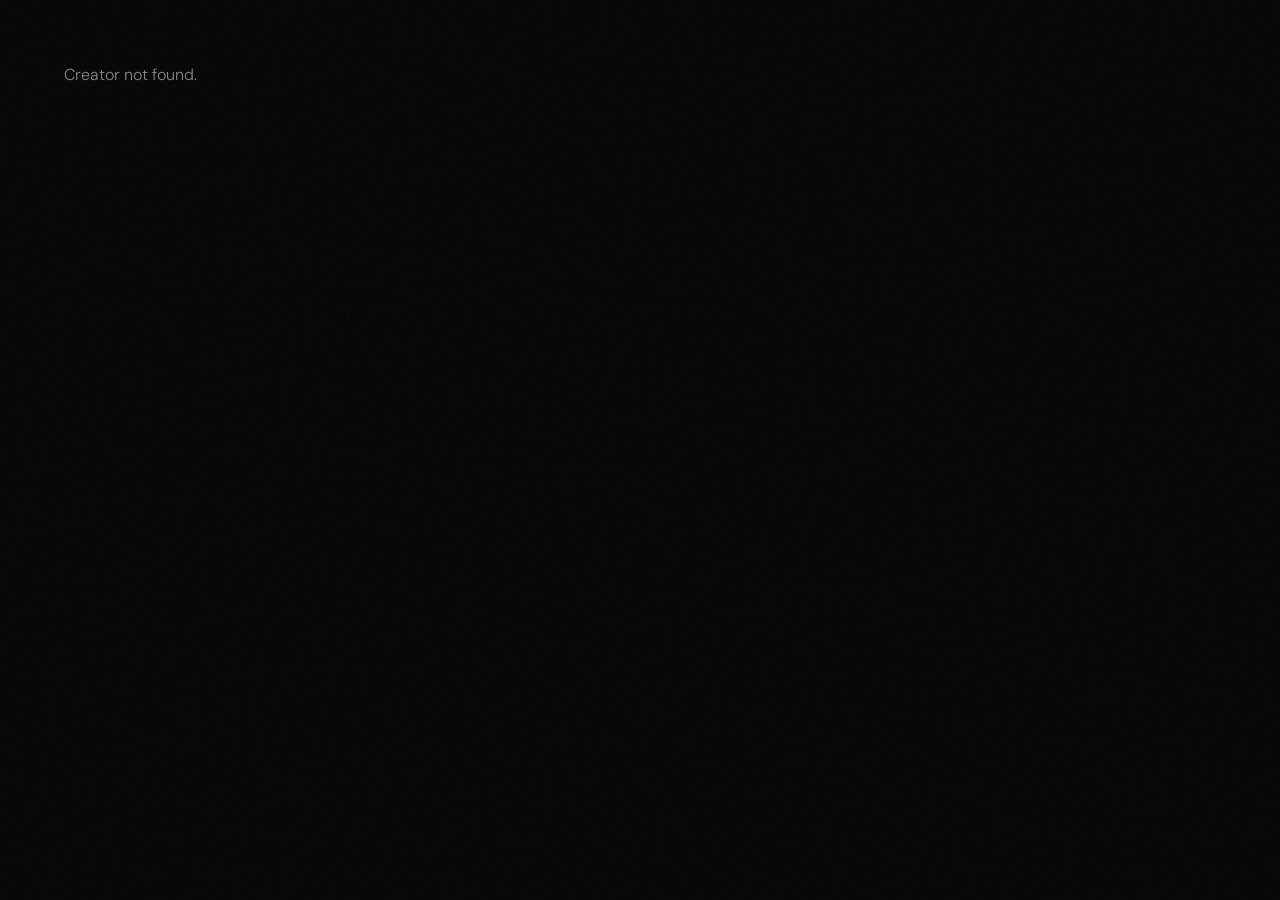
<file: creator.html>
<!DOCTYPE html>
<html lang="en">
<head>
  <meta charset="utf-8" />
  <meta name="viewport" content="width=device-width, initial-scale=1.0" />
  <title>Creator — Nysterys Media</title>
  <meta name="theme-color" content="#080808" />

  <!-- Fonts -->
  <link rel="dns-prefetch" href="//fonts.googleapis.com" />
  <link rel="preconnect" href="https://fonts.googleapis.com" crossorigin />
  <link rel="stylesheet" href="https://fonts.googleapis.com/css2?family=Bebas+Neue&family=DM+Sans:ital,wght@0,300;0,400;0,500;1,300&display=swap" />

  <style>
    /* ─── Reset ─────────────────────────────────────────── */
    *,
    *::before,
    *::after {
      box-sizing: border-box;
      margin: 0;
      padding: 0;
    }

    /* ─── Design tokens ──────────────────────────────────── */
    :root {
      --black:   #080808;
      --surface: #111111;
      --border:  #1e1e1e;
      --orange:  #ff5c00;
      --orange2: #ff8c42;
      --white:   #f5f5f5;
      --muted:   #888888;
    }

    /* ─── Base ───────────────────────────────────────────── */
    html {
      scroll-behavior: smooth;
    }

    body {
      background: var(--black);
      color: var(--white);
      font-family: 'DM Sans', sans-serif;
      font-weight: 300;
      overflow-x: hidden;
    }

    /* Grain overlay */
    body::before {
      content: '';
      position: fixed;
      inset: 0;
      background-image: url("data:image/svg+xml,%3Csvg viewBox='0 0 256 256' xmlns='http://www.w3.org/2000/svg'%3E%3Cfilter id='n'%3E%3CfeTurbulence type='fractalNoise' baseFrequency='.9' numOctaves='4' stitchTiles='stitch'/%3E%3C/filter%3E%3Crect width='100%25' height='100%25' filter='url(%23n)' opacity='.04'/%3E%3C/svg%3E");
      pointer-events: none;
      z-index: 1000;
      opacity: 0.35;
    }

    /* ─── Navigation ─────────────────────────────────────── */
    nav {
      position: fixed;
      top: 0;
      left: 0;
      right: 0;
      display: flex;
      align-items: center;
      justify-content: space-between;
      padding: 1.5rem 3rem;
      z-index: 100;
      background: linear-gradient(to bottom, rgba(8, 8, 8, 0.95), transparent);
    }

    .nav-logo {
      font-family: 'Bebas Neue', sans-serif;
      font-size: 1.5rem;
      letter-spacing: 0.15em;
      color: var(--white);
      text-decoration: none;
    }

    .nav-logo span {
      color: var(--orange);
    }

    .nav-back {
      display: inline-flex;
      align-items: center;
      gap: 0.5rem;
      font-size: 0.75rem;
      letter-spacing: 0.2em;
      text-transform: uppercase;
      color: var(--orange);
      text-decoration: none;
      border: 1px solid var(--orange);
      padding: 0.5rem 1.25rem;
      transition: background 0.2s, color 0.2s;
    }

    .nav-back:hover {
      background: var(--orange);
      color: var(--black);
    }

    .nav-back svg {
      width: 12px;
      height: 12px;
    }

    /* ─── Hero ───────────────────────────────────────────── */
    .creator-hero {
      min-height: 100vh;
      display: grid;
      grid-template-columns: 1fr 1fr;
      align-items: end;
    }

    .hero-photo-wrap {
      position: relative;
      height: 100vh;
      overflow: hidden;
    }

    .hero-photo-wrap img {
      width: 100%;
      height: 100%;
      object-fit: cover;
      object-position: top;
      display: block;
      filter: brightness(0.85);
    }

    /* Gradient to blend photo into the dark right panel */
    .hero-photo-overlay {
      position: absolute;
      inset: 0;
      background:
        linear-gradient(to right,  transparent 60%, var(--black) 100%),
        linear-gradient(to top,    var(--black) 0%,  transparent 30%);
    }

    .hero-info {
      padding: 8rem 4rem 5rem 3rem;
      display: flex;
      flex-direction: column;
      justify-content: flex-end;
    }

    .hero-tag {
      font-size: 0.65rem;
      letter-spacing: 0.35em;
      text-transform: uppercase;
      color: var(--orange);
      margin-bottom: 1rem;
      opacity: 0;
      animation: fadeUp 0.7s 0.2s forwards;
    }

    .hero-name {
      font-family: 'Bebas Neue', sans-serif;
      font-size: clamp(5rem, 10vw, 9rem);
      line-height: 0.9;
      letter-spacing: 0.03em;
      margin-bottom: 1.5rem;
      opacity: 0;
      animation: fadeUp 0.7s 0.35s forwards;
    }

    .hero-bio {
      font-size: 1rem;
      line-height: 1.8;
      color: #aaaaaa;
      max-width: 460px;
      margin-bottom: 2.5rem;
      opacity: 0;
      animation: fadeUp 0.7s 0.5s forwards;
    }

    /* Followers / likes / engagement row */
    .hero-stats {
      display: flex;
      gap: 2.5rem;
      margin-bottom: 2.5rem;
      opacity: 0;
      animation: fadeUp 0.7s 0.65s forwards;
    }

    .hero-stat-val {
      display: block;
      font-family: 'Bebas Neue', sans-serif;
      font-size: 2.2rem;
      color: var(--orange);
      line-height: 1;
    }

    .hero-stat-lbl {
      font-size: 0.6rem;
      letter-spacing: 0.2em;
      text-transform: uppercase;
      color: var(--muted);
    }

    .hero-socials {
      display: flex;
      gap: 0.75rem;
      opacity: 0;
      animation: fadeUp 0.7s 0.8s forwards;
    }

    .hero-social {
      display: inline-flex;
      align-items: center;
      gap: 0.5rem;
      font-size: 0.7rem;
      letter-spacing: 0.15em;
      text-transform: uppercase;
      color: var(--muted);
      text-decoration: none;
      border: 1px solid var(--border);
      padding: 0.5rem 1rem;
      transition: border-color 0.2s, color 0.2s;
    }

    .hero-social:hover {
      border-color: var(--orange);
      color: var(--orange);
    }

    .hero-social svg {
      width: 13px;
      height: 13px;
    }

    @keyframes fadeUp {
      from {
        opacity: 0;
        transform: translateY(20px);
      }
      to {
        opacity: 1;
        transform: translateY(0);
      }
    }

    /* ─── Divider ─────────────────────────────────────────── */
    .divider {
      height: 1px;
      background: linear-gradient(to right, transparent, var(--orange), transparent);
      margin: 0 3rem;
      opacity: 0.3;
    }

    /* ─── Audience section ────────────────────────────────── */
    .audience {
      padding: 6rem 3rem 7rem;
      max-width: 1200px;
      margin: 0 auto;
    }

    .section-header {
      display: flex;
      align-items: baseline;
      gap: 1.5rem;
      margin-bottom: 4rem;
    }

    .section-label {
      font-size: 0.65rem;
      letter-spacing: 0.35em;
      text-transform: uppercase;
      color: var(--orange);
    }

    .section-title {
      font-family: 'Bebas Neue', sans-serif;
      font-size: clamp(2rem, 4vw, 3rem);
      letter-spacing: 0.04em;
    }

    /* ─── Charts grid ─────────────────────────────────────── */
    .charts-grid {
      display: grid;
      grid-template-columns: repeat(3, 1fr);
      gap: 2rem;
    }

    .chart-card {
      background: var(--surface);
      border: 1px solid var(--border);
      padding: 2rem;
      position: relative;
      overflow: hidden;
      opacity: 0;
      transform: translateY(28px);
      transition: opacity 0.6s ease, transform 0.6s ease, border-color 0.3s;
    }

    .chart-card:hover {
      border-color: rgba(255, 92, 0, 0.4);
    }

    /* Orange top bar on hover */
    .chart-card::before {
      content: '';
      position: absolute;
      top: 0;
      left: 0;
      right: 0;
      height: 2px;
      background: linear-gradient(to right, var(--orange), var(--orange2));
      transform: scaleX(0);
      transform-origin: left;
      transition: transform 0.4s ease;
    }

    .chart-card:hover::before {
      transform: scaleX(1);
    }

    .chart-title {
      font-size: 0.6rem;
      letter-spacing: 0.3em;
      text-transform: uppercase;
      color: var(--orange);
      margin-bottom: 1.75rem;
    }

    /* ─── Gender donut chart ──────────────────────────────── */
    .donut-wrap {
      display: flex;
      flex-direction: column;
      align-items: center;
      gap: 1.75rem;
    }

    .donut-svg {
      width: 140px;
      height: 140px;
      /* rotate so the first segment starts at the top */
      transform: rotate(-90deg);
    }

    .donut-legend {
      width: 100%;
      display: flex;
      flex-direction: column;
      gap: 0.75rem;
    }

    .legend-row {
      display: flex;
      align-items: center;
      justify-content: space-between;
      font-size: 0.8rem;
    }

    .legend-left {
      display: flex;
      align-items: center;
      gap: 0.6rem;
    }

    .legend-dot {
      width: 8px;
      height: 8px;
      border-radius: 50%;
      flex-shrink: 0;
    }

    .legend-label {
      color: #aaaaaa;
    }

    .legend-val {
      font-family: 'Bebas Neue', sans-serif;
      font-size: 1.1rem;
      color: var(--orange);
    }

    /* ─── Age distribution bars ───────────────────────────── */
    .age-bars {
      display: flex;
      flex-direction: column;
      gap: 1.1rem;
    }

    .age-row {
      display: flex;
      flex-direction: column;
      gap: 0.4rem;
    }

    .age-meta {
      display: flex;
      justify-content: space-between;
      font-size: 0.78rem;
    }

    .age-meta-label {
      color: var(--muted);
    }

    .age-meta-value {
      font-family: 'Bebas Neue', sans-serif;
      font-size: 0.95rem;
      color: var(--white);
    }

    .bar-track {
      height: 4px;
      background: var(--border);
      position: relative;
      overflow: hidden;
    }

    .bar-fill {
      position: absolute;
      top: 0;
      left: 0;
      height: 100%;
      width: 0;
      background: linear-gradient(to right, var(--orange), var(--orange2));
      transition: width 1s cubic-bezier(0.4, 0, 0.2, 1);
    }

    /* ─── Country bars ────────────────────────────────────── */
    .country-bars {
      display: flex;
      flex-direction: column;
      gap: 1.1rem;
    }

    .country-row {
      display: flex;
      flex-direction: column;
      gap: 0.4rem;
    }

    .country-meta {
      display: flex;
      justify-content: space-between;
      font-size: 0.78rem;
    }

    .country-name {
      color: var(--white);
    }

    .country-pct {
      font-family: 'Bebas Neue', sans-serif;
      font-size: 0.95rem;
      color: var(--orange);
    }

    /* ─── Footer ──────────────────────────────────────────── */
    footer {
      padding: 2rem 3rem;
      display: flex;
      align-items: center;
      justify-content: space-between;
      border-top: 1px solid var(--border);
    }

    .footer-logo {
      font-family: 'Bebas Neue', sans-serif;
      font-size: 1.1rem;
      letter-spacing: 0.15em;
      color: var(--muted);
    }

    .footer-logo span {
      color: var(--orange);
    }

    .footer-copy {
      font-size: 0.7rem;
      letter-spacing: 0.1em;
      color: #444444;
    }

    .rc-error {
      padding: 4rem;
      color: var(--muted);
    }

    /* ─── Responsive ──────────────────────────────────────── */
    @media (max-width: 900px) {
      nav {
        padding: 1.25rem 1.5rem;
      }

      .creator-hero {
        grid-template-columns: 1fr;
        min-height: auto;
      }

      .hero-photo-wrap {
        height: 60vw;
        min-height: 280px;
      }

      /* On mobile the photo sits above, so adjust gradient */
      .hero-photo-overlay {
        background: linear-gradient(to top, var(--black) 0%, transparent 50%);
      }

      .hero-info {
        padding: 2.5rem 1.5rem 3rem;
      }

      .charts-grid {
        grid-template-columns: 1fr;
        gap: 1.5rem;
      }

      .audience {
        padding: 4rem 1.5rem 5rem;
      }

      .divider {
        margin: 0 1.5rem;
      }

      footer {
        flex-direction: column;
        gap: 1rem;
        text-align: center;
        padding: 1.5rem;
      }
    }
  </style>
</head>
<body>

  <!-- ─── Navigation ──────────────────────────────────────── -->
  <nav>
    <a class="nav-logo" href="index.html">NYS<span>T</span>ERYS</a>
    <a class="nav-back" href="index.html#roster">
      <svg viewBox="0 0 24 24" fill="none" stroke="currentColor" stroke-width="2" aria-hidden="true">
        <path d="M19 12H5M12 5l-7 7 7 7" />
      </svg>
      All Creators
    </a>
  </nav>

  <!-- ─── Creator hero ─────────────────────────────────────── -->
  <section class="creator-hero">
    <div class="hero-photo-wrap">
      <img id="creator-photo" src="" alt="" />
      <div class="hero-photo-overlay" aria-hidden="true"></div>
    </div>
    <div class="hero-info">
      <p class="hero-tag"  id="creator-tag"></p>
      <h1 class="hero-name" id="creator-name"></h1>
      <p class="hero-bio"  id="creator-bio"></p>
      <div class="hero-stats" id="creator-stats"></div>
      <div class="hero-socials" id="creator-socials"></div>
    </div>
  </section>

  <div class="divider" role="separator"></div>

  <!-- ─── Audience insights ────────────────────────────────── -->
  <section class="audience">
    <div class="section-header">
      <span class="section-label">Analytics</span>
      <h2 class="section-title">Audience Insights</h2>
    </div>

    <div class="charts-grid">

      <!-- Gender split -->
      <div class="chart-card" id="card-gender">
        <p class="chart-title">Gender Split</p>
        <div class="donut-wrap">
          <svg class="donut-svg" viewBox="0 0 36 36" id="donut-svg" aria-label="Gender distribution donut chart" role="img"></svg>
          <div class="donut-legend" id="gender-legend"></div>
        </div>
      </div>

      <!-- Age distribution -->
      <div class="chart-card" id="card-age">
        <p class="chart-title">Age Distribution</p>
        <div class="age-bars" id="age-bars"></div>
      </div>

      <!-- Top countries -->
      <div class="chart-card" id="card-geo">
        <p class="chart-title">Top Countries</p>
        <div class="country-bars" id="country-bars"></div>
      </div>

    </div>
  </section>

  <div class="divider" role="separator"></div>

  <!-- ─── Footer ────────────────────────────────────────────── -->
  <footer>
    <div class="footer-logo">NYS<span>T</span>ERYS MEDIA LLC</div>
    <div class="footer-copy">&copy; 2026 Nysterys Media LLC. All rights reserved.</div>
  </footer>

  <!-- ─── Scripts ───────────────────────────────────────────── -->

  <script>
    // SVG icons for social platforms
    var ICONS = {
      tiktok:    '<svg viewBox="0 0 24 24" fill="currentColor" aria-hidden="true"><path d="M19.59 6.69a4.83 4.83 0 0 1-3.77-4.25V2h-3.45v13.67a2.89 2.89 0 0 1-2.88 2.5 2.89 2.89 0 0 1-2.89-2.89 2.89 2.89 0 0 1 2.89-2.89c.28 0 .54.04.79.1V9.01a6.27 6.27 0 0 0-.79-.05 6.34 6.34 0 0 0-6.34 6.34 6.34 6.34 0 0 0 6.34 6.34 6.34 6.34 0 0 0 6.33-6.34V8.69a8.18 8.18 0 0 0 4.78 1.52V6.75a4.85 4.85 0 0 1-1.01-.06z"/></svg>',
      instagram: '<svg viewBox="0 0 24 24" fill="none" stroke="currentColor" stroke-width="1.5" aria-hidden="true"><rect x="2" y="2" width="20" height="20" rx="5"/><circle cx="12" cy="12" r="4"/><circle cx="17.5" cy="6.5" r=".5" fill="currentColor"/></svg>',
      youtube:   '<svg viewBox="0 0 24 24" fill="currentColor" aria-hidden="true"><path d="M23 7s-.3-2-1.2-2.8c-1.1-1.2-2.4-1.2-3-1.3C16.6 2.8 12 2.8 12 2.8s-4.6 0-6.8.2c-.6 0-1.9.1-3 1.3C1.3 5 1 7 1 7S.7 9.2.7 11.5v2.1C.7 16 1 18 1 18s.3 2 1.2 2.8c1.1 1.2 2.6 1.1 3.3 1.2C7.6 22.2 12 22.2 12 22.2s4.6 0 6.8-.3c.6-.1 1.9-.1 3-1.3.9-.8 1.2-2.8 1.2-2.8s.3-2.2.3-4.4v-2.1C23.3 9.2 23 7 23 7zM9.7 15.5V8.4l8.1 3.6-8.1 3.5z"/></svg>'
    };

    // Colors for the gender donut segments
    var GENDER_COLORS = ['#ff5c00', '#ff8c42', '#444444'];

    // Draw the gender donut SVG
    function buildDonut(data) {
      var svg = document.getElementById('donut-svg');
      var cx = 18, cy = 18, r = 15.9155;
      var circumference = 2 * Math.PI * r;
      svg.innerHTML = '';

      // Background circle (empty track)
      var bg = document.createElementNS('http://www.w3.org/2000/svg', 'circle');
      bg.setAttribute('cx', cx);
      bg.setAttribute('cy', cy);
      bg.setAttribute('r', r);
      bg.setAttribute('fill', 'none');
      bg.setAttribute('stroke', '#1e1e1e');
      bg.setAttribute('stroke-width', '3.5');
      svg.appendChild(bg);

      // One arc per gender segment
      var offset = 0;
      data.forEach(function (segment, index) {
        var fraction = segment.value / 100;
        var dash = fraction * circumference;
        var gap  = circumference - dash;

        var circle = document.createElementNS('http://www.w3.org/2000/svg', 'circle');
        circle.setAttribute('cx', cx);
        circle.setAttribute('cy', cy);
        circle.setAttribute('r', r);
        circle.setAttribute('fill', 'none');
        circle.setAttribute('stroke', GENDER_COLORS[index] || '#333333');
        circle.setAttribute('stroke-width', '3.5');
        circle.setAttribute('stroke-dasharray', dash + ' ' + gap);
        circle.setAttribute('stroke-dashoffset', -(offset * circumference));
        svg.appendChild(circle);

        offset += fraction;
      });
    }

    // Build the gender legend below the donut
    function buildGenderLegend(data) {
      var el = document.getElementById('gender-legend');
      el.innerHTML = data.map(function (segment, index) {
        return '<div class="legend-row">'
          + '<div class="legend-left">'
          +   '<div class="legend-dot" style="background: ' + (GENDER_COLORS[index] || '#333333') + '"></div>'
          +   '<span class="legend-label">' + segment.label + '</span>'
          + '</div>'
          + '<span class="legend-val">' + segment.value + '%</span>'
          + '</div>';
      }).join('');
    }

    // Build age distribution horizontal bars
    function buildAgeBars(data) {
      var maxValue = Math.max.apply(null, data.map(function (d) { return d.value; }));
      var el = document.getElementById('age-bars');
      el.innerHTML = data.map(function (bracket) {
        var widthPct = (bracket.value / maxValue) * 100;
        return '<div class="age-row">'
          + '<div class="age-meta">'
          +   '<span class="age-meta-label">' + bracket.label + '</span>'
          +   '<span class="age-meta-value">' + bracket.value + '%</span>'
          + '</div>'
          + '<div class="bar-track">'
          +   '<div class="bar-fill" data-width="' + widthPct + '"></div>'
          + '</div>'
          + '</div>';
      }).join('');
    }

    // Build top countries horizontal bars
    function buildCountryBars(data) {
      var maxValue = data[0].value; // already sorted descending
      var el = document.getElementById('country-bars');
      el.innerHTML = data.map(function (country) {
        var widthPct = (country.value / maxValue) * 100;
        return '<div class="country-row">'
          + '<div class="country-meta">'
          +   '<span class="country-name">' + country.label + '</span>'
          +   '<span class="country-pct">' + country.value + '%</span>'
          + '</div>'
          + '<div class="bar-track">'
          +   '<div class="bar-fill" data-width="' + widthPct + '"></div>'
          + '</div>'
          + '</div>';
      }).join('');
    }

    // Animate bars to their target width when the card scrolls into view
    var barObserver = new IntersectionObserver(function (entries) {
      entries.forEach(function (entry) {
        if (entry.isIntersecting) {
          entry.target.querySelectorAll('.bar-fill').forEach(function (bar) {
            bar.style.width = bar.dataset.width + '%';
          });
          barObserver.unobserve(entry.target);
        }
      });
    }, { threshold: 0.2 });

    // Fade-in chart cards as they scroll into view
    var cardObserver = new IntersectionObserver(function (entries) {
      entries.forEach(function (entry) {
        if (entry.isIntersecting) {
          entry.target.style.opacity = '1';
          entry.target.style.transform = 'translateY(0)';
        }
      });
    }, { threshold: 0.15 });

    // Read creator id from the URL query string (e.g. creator.html?id=mys)
    var params = new URLSearchParams(window.location.search);
    var creatorId = params.get('id');

    fetch('data.json')
      .then(function (response) { return response.json(); })
      .then(function (data) {
        var creator = data.roster.find(function (c) { return c.id === creatorId; });

        if (!creator) {
          document.body.innerHTML = '<p class="rc-error">Creator not found.</p>';
          return;
        }

        // Update page title
        document.title = creator.name + ' — Nysterys Media';

        // Hero fields
        var photo = document.getElementById('creator-photo');
        photo.src = creator.photo;
        photo.alt = creator.name;

        document.getElementById('creator-tag').textContent  = creator.tag;
        document.getElementById('creator-name').textContent = creator.name;
        document.getElementById('creator-bio').textContent  = creator.bio;

        // Stats: followers, likes, engagement rate
        var statsEl = document.getElementById('creator-stats');
        statsEl.innerHTML =
          '<div>'
          +   '<span class="hero-stat-val">' + creator.followers    + '</span>'
          +   '<span class="hero-stat-lbl">Followers</span>'
          + '</div>'
          + '<div>'
          +   '<span class="hero-stat-val">' + creator.likes        + '</span>'
          +   '<span class="hero-stat-lbl">Likes</span>'
          + '</div>'
          + '<div>'
          +   '<span class="hero-stat-val">' + creator.engagementRate + '</span>'
          +   '<span class="hero-stat-lbl">Eng. Rate</span>'
          + '</div>';

        // Social links
        var socialsEl = document.getElementById('creator-socials');
        socialsEl.innerHTML = Object.entries(creator.socials).map(function (entry) {
          var platform = entry[0];
          var url      = entry[1];
          return '<a href="' + url + '" target="_blank" rel="noopener noreferrer" class="hero-social" aria-label="' + platform + '">'
            + ICONS[platform]
            + ' ' + platform.toUpperCase()
            + '</a>';
        }).join('');

        // Build the three charts
        buildDonut(creator.audience.gender);
        buildGenderLegend(creator.audience.gender);
        buildAgeBars(creator.audience.age);
        buildCountryBars(creator.audience.topCountries);

        // Attach observers to each chart card
        document.querySelectorAll('.chart-card').forEach(function (card) {
          cardObserver.observe(card);
          barObserver.observe(card);
        });
      })
      .catch(function (err) {
        console.error('Could not load data.json:', err);
      });
  </script>

</body>
</html>
</file>
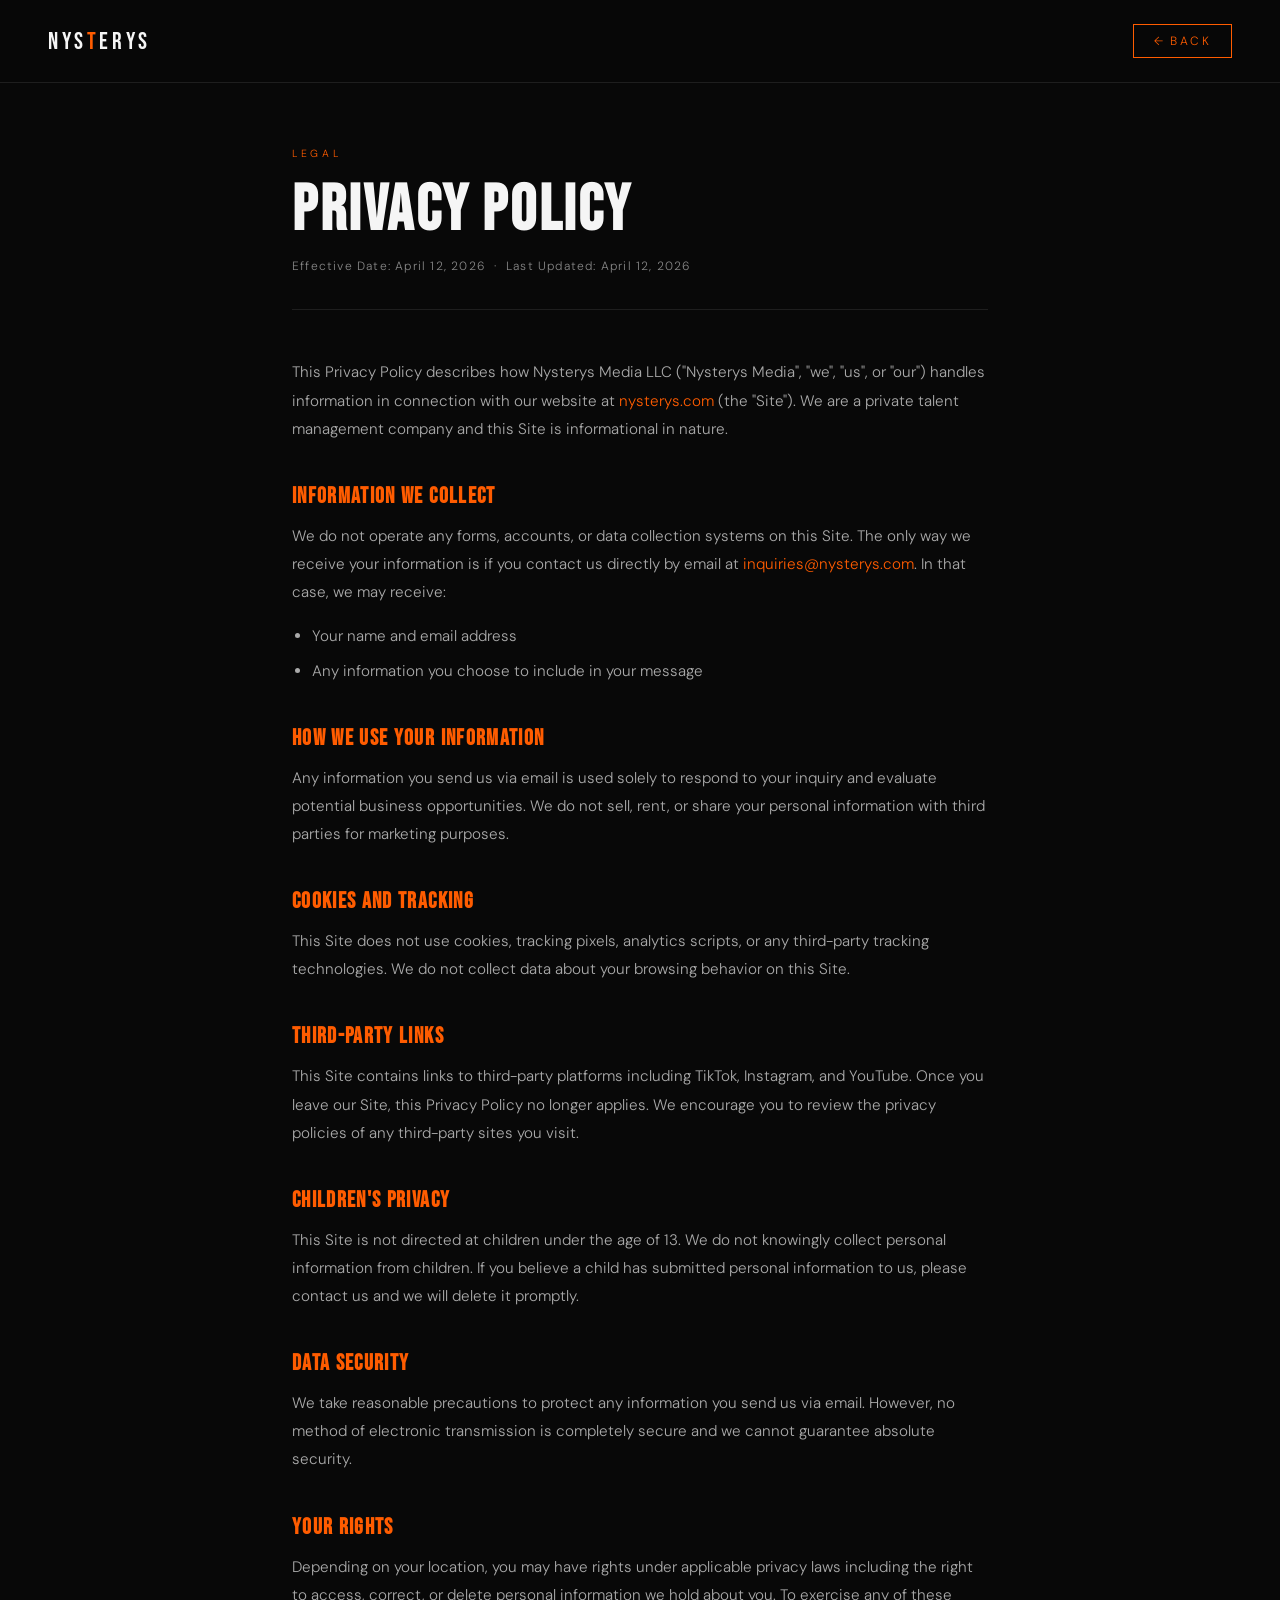
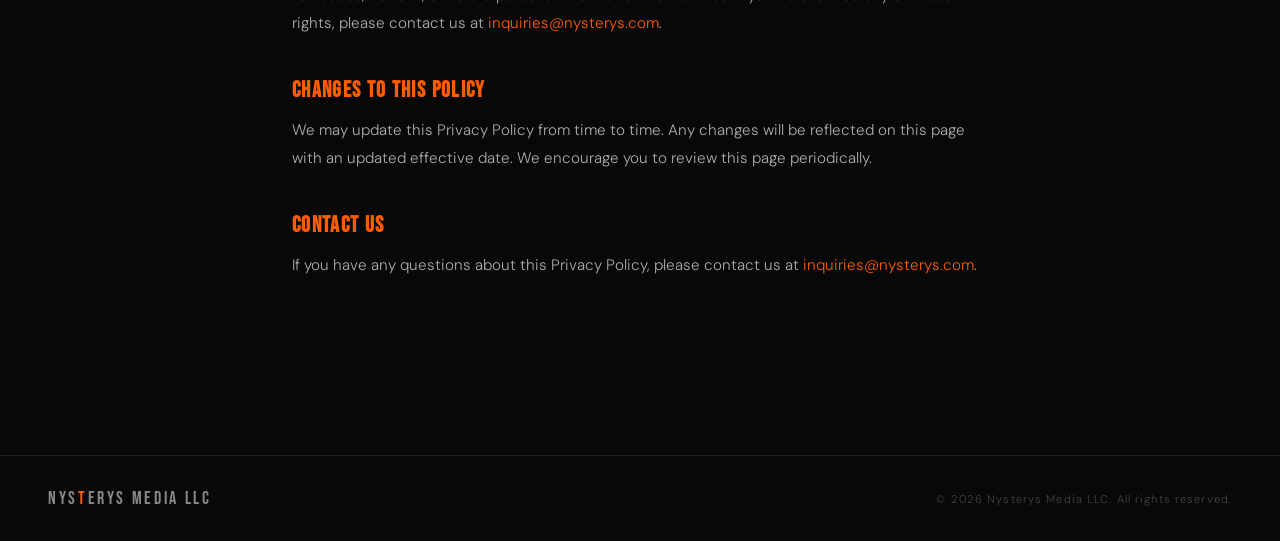
<file: privacy.html>
<!DOCTYPE html>
<html lang="en">
<head>
  <meta charset="UTF-8" />
  <meta name="viewport" content="width=device-width, initial-scale=1.0" />
  <title>Privacy Policy | Nysterys Media</title>
  <meta name="description" content="Privacy Policy for Nysterys Media LLC.">
  <link href="https://fonts.googleapis.com/css2?family=Bebas+Neue&family=DM+Sans:ital,wght@0,300;0,400;0,500;1,300&display=swap" rel="stylesheet" />
  <style>
    *, *::before, *::after { box-sizing: border-box; margin: 0; padding: 0; }
    :root {
      --black: #080808; --surface: #111111; --border: #1e1e1e;
      --orange: #FF5C00; --white: #f5f5f5; --muted: #888;
    }
    html { scroll-behavior: smooth; }
    body { background: var(--black); color: var(--white); font-family: 'DM Sans', sans-serif; font-weight: 300; overflow-x: hidden; }

    nav {
      position: fixed; top: 0; left: 0; right: 0;
      display: flex; align-items: center; justify-content: space-between;
      padding: 1.5rem 3rem; z-index: 100;
      background: rgba(8,8,8,.97);
      border-bottom: 1px solid var(--border);
    }
    .nav-logo { font-family: 'Bebas Neue', sans-serif; font-size: 1.5rem; letter-spacing: .15em; color: var(--white); text-decoration: none; }
    .nav-logo span { color: var(--orange); }
    .nav-back { font-size: .75rem; letter-spacing: .2em; text-transform: uppercase; color: var(--orange); text-decoration: none; border: 1px solid var(--orange); padding: .5rem 1.25rem; transition: background .2s, color .2s; }
    .nav-back:hover { background: var(--orange); color: var(--black); }

    .page {
      max-width: 760px;
      margin: 0 auto;
      padding: 9rem 2rem 6rem;
    }

    .page-label { font-size: .65rem; letter-spacing: .35em; text-transform: uppercase; color: var(--orange); margin-bottom: 1rem; }
    .page-title { font-family: 'Bebas Neue', sans-serif; font-size: clamp(2.5rem, 6vw, 4rem); letter-spacing: .04em; line-height: 1; margin-bottom: .75rem; }
    .page-date { font-size: .75rem; color: var(--muted); letter-spacing: .1em; margin-bottom: 3rem; padding-bottom: 2rem; border-bottom: 1px solid var(--border); }

    h2 { font-family: 'Bebas Neue', sans-serif; font-size: 1.4rem; letter-spacing: .06em; color: var(--orange); margin: 2.5rem 0 .75rem; }
    p { font-size: .95rem; line-height: 1.85; color: #aaa; margin-bottom: 1rem; }
    ul { margin: .5rem 0 1rem 1.25rem; }
    ul li { font-size: .95rem; line-height: 1.85; color: #aaa; margin-bottom: .4rem; }
    a { color: var(--orange); text-decoration: none; }
    a:hover { text-decoration: underline; }

    footer {
      padding: 2rem 3rem;
      display: flex; align-items: center; justify-content: space-between;
      border-top: 1px solid var(--border);
      margin-top: 4rem;
    }
    .footer-logo { font-family: 'Bebas Neue', sans-serif; font-size: 1.1rem; letter-spacing: .15em; color: var(--muted); }
    .footer-logo span { color: var(--orange); }
    .footer-copy { font-size: .7rem; letter-spacing: .1em; color: #444; }

    @media (max-width: 768px) {
      nav { padding: 1.25rem 1.5rem; }
      .page { padding: 8rem 1.5rem 4rem; }
      footer { flex-direction: column; gap: 1rem; text-align: center; padding: 1.5rem; }
    }
  </style>
</head>
<body>

  <nav>
    <a href="/" class="nav-logo">NYS<span>T</span>ERYS</a>
    <a href="/" class="nav-back">← Back</a>
  </nav>

  <div class="page">
    <p class="page-label">Legal</p>
    <h1 class="page-title">Privacy Policy</h1>
    <p class="page-date">Effective Date: April 12, 2026 &nbsp;·&nbsp; Last Updated: April 12, 2026</p>

    <p>This Privacy Policy describes how Nysterys Media LLC ("Nysterys Media", "we", "us", or "our") handles information in connection with our website at <a href="https://nysterys.com">nysterys.com</a> (the "Site"). We are a private talent management company and this Site is informational in nature.</p>

    <h2>Information We Collect</h2>
    <p>We do not operate any forms, accounts, or data collection systems on this Site. The only way we receive your information is if you contact us directly by email at <a href="#" class="obf-email"></a>. In that case, we may receive:</p>
    <ul>
      <li>Your name and email address</li>
      <li>Any information you choose to include in your message</li>
    </ul>

    <h2>How We Use Your Information</h2>
    <p>Any information you send us via email is used solely to respond to your inquiry and evaluate potential business opportunities. We do not sell, rent, or share your personal information with third parties for marketing purposes.</p>

    <h2>Cookies and Tracking</h2>
    <p>This Site does not use cookies, tracking pixels, analytics scripts, or any third-party tracking technologies. We do not collect data about your browsing behavior on this Site.</p>

    <h2>Third-Party Links</h2>
    <p>This Site contains links to third-party platforms including TikTok, Instagram, and YouTube. Once you leave our Site, this Privacy Policy no longer applies. We encourage you to review the privacy policies of any third-party sites you visit.</p>

    <h2>Children's Privacy</h2>
    <p>This Site is not directed at children under the age of 13. We do not knowingly collect personal information from children. If you believe a child has submitted personal information to us, please contact us and we will delete it promptly.</p>

    <h2>Data Security</h2>
    <p>We take reasonable precautions to protect any information you send us via email. However, no method of electronic transmission is completely secure and we cannot guarantee absolute security.</p>

    <h2>Your Rights</h2>
    <p>Depending on your location, you may have rights under applicable privacy laws including the right to access, correct, or delete personal information we hold about you. To exercise any of these rights, please contact us at <a href="#" class="obf-email"></a>.</p>

    <h2>Changes to This Policy</h2>
    <p>We may update this Privacy Policy from time to time. Any changes will be reflected on this page with an updated effective date. We encourage you to review this page periodically.</p>

    <h2>Contact Us</h2>
    <p>If you have any questions about this Privacy Policy, please contact us at <a href="#" class="obf-email"></a>.</p>
  </div>

  <footer>
    <div class="footer-logo">NYS<span>T</span>ERYS MEDIA LLC</div>
    <div class="footer-copy">&copy; 2026 Nysterys Media LLC. All rights reserved.</div>
  </footer>

  <script>
    // Email assembled in JS only — never present in HTML source
    (function() {
      var parts = ['inquiries', '@', 'nysterys', '.', 'com'];
      var email = parts.join('');
      document.querySelectorAll('.obf-email').forEach(function(el) {
        el.href = 'mailto:' + email;
        el.textContent = email;
      });
    })();
  </script>

</body>
</html>
</file>
